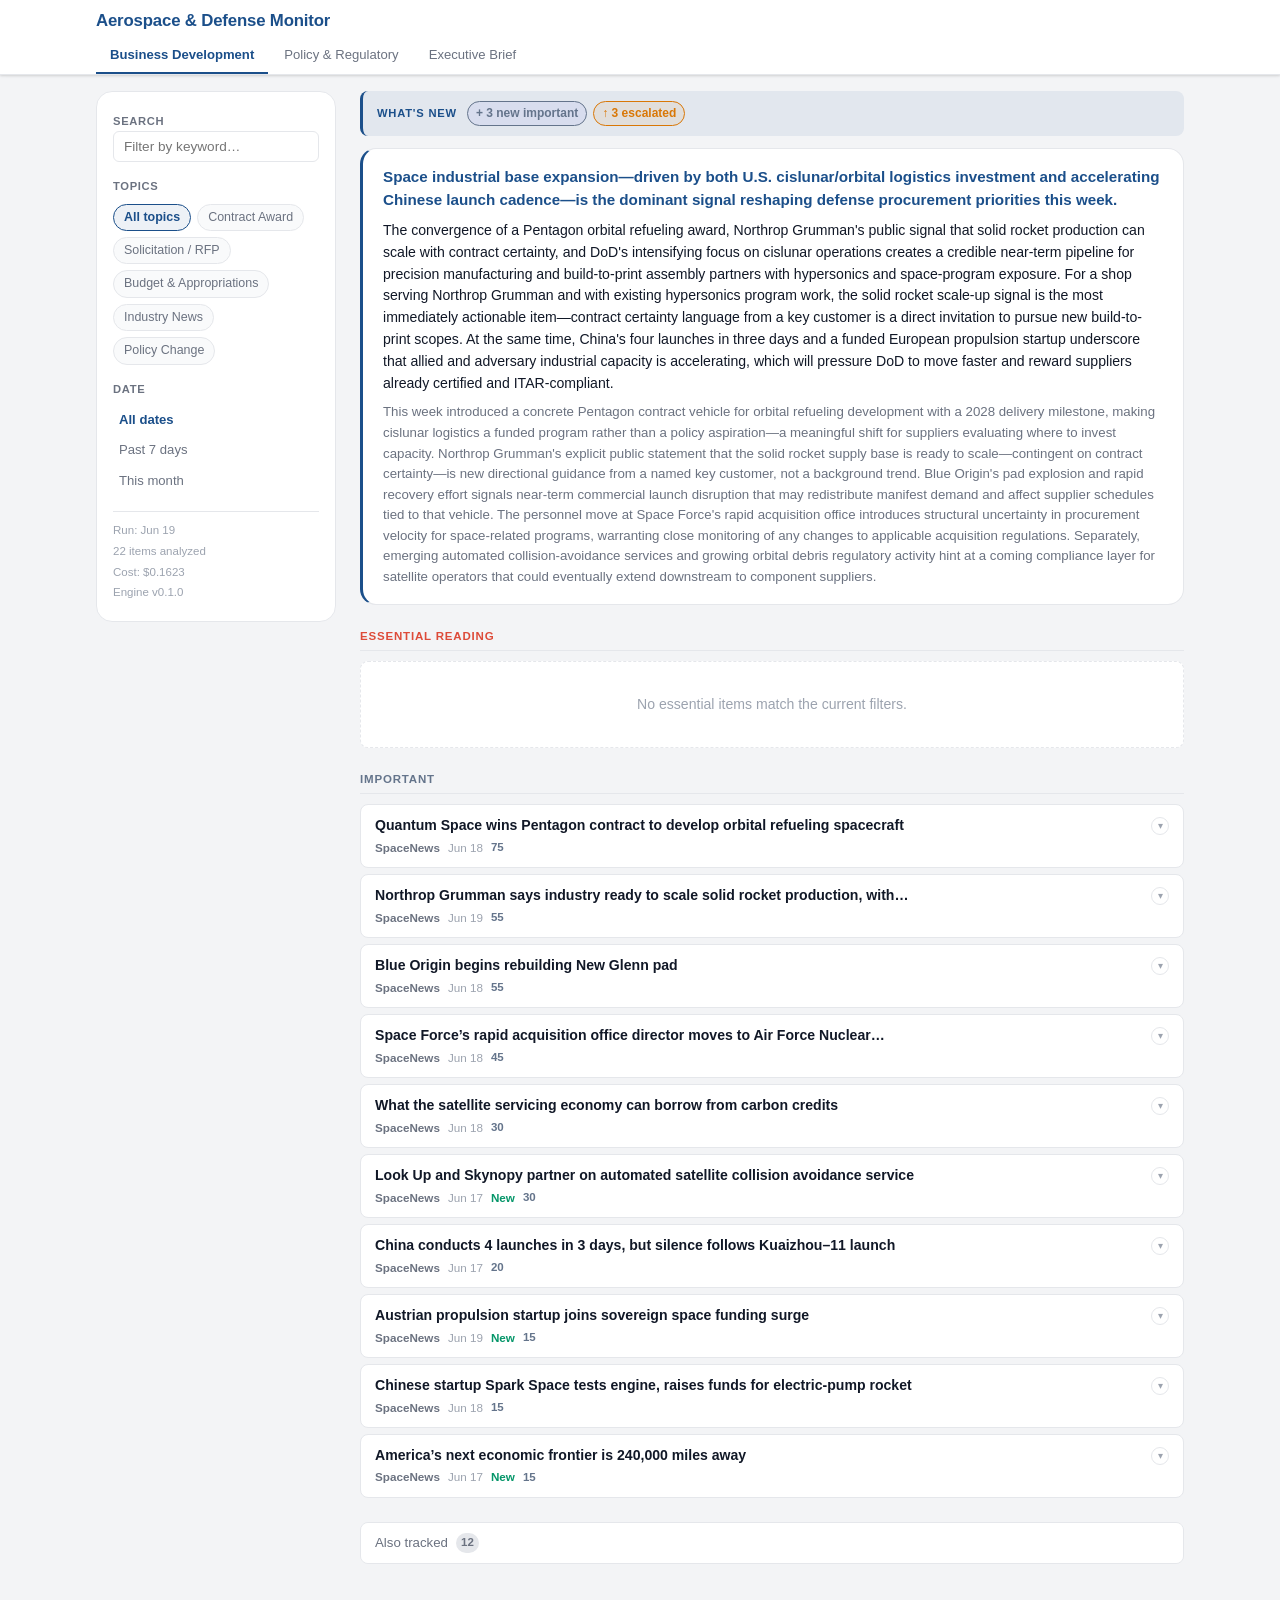
<file: clients/aerospace/artifacts/index.html>
<!doctype html>
<html lang="en">
<head>
  <meta charset="utf-8">
  <meta name="viewport" content="width=device-width, initial-scale=1">
  <meta name="theme-color" content="#0052cc" id="meta-theme-color">
  <title>Intelligence Brief</title>
  <style>/* ═══════════════════════════════════════════════════════════════════
   Custom properties — accent overridden at runtime from data JSON
   ═══════════════════════════════════════════════════════════════════ */
:root {
  --accent: #0052cc;
  --accent-dark: #003d99;
  --accent-bg: rgba(0,82,204,.08);

  --text: #111827;
  --text-sec: #6b7280;
  --text-muted: #9ca3af;

  --bg: #f3f4f6;
  --surface: #ffffff;
  --surface-alt: #f9fafb;
  --border: #e5e7eb;

  /* Urgency tier colors — semantic, intentionally decoupled from the brand
     accent: Essential = warm, Important = neutral, Also tracked = muted. */
  --t1-accent: #DD4B39;          /* Essential — warm coral (≠ deadline red) */
  --t2-accent: #64748B;          /* Important — neutral slate */
  --t3-color: var(--text-sec);   /* Also tracked — muted */

  --sig-new: #059669;
  --sig-deadline: #dc2626;
  --sig-escalate: #d97706;
  --sig-unverified: #9333ea;

  --r-s: 4px;
  --r-m: 8px;
  --r-l: 12px;
  --r-xl: 16px;

  --shadow: 0 1px 3px rgba(0,0,0,.1), 0 1px 2px rgba(0,0,0,.06);
  --shadow-lg: 0 4px 12px rgba(0,0,0,.1);

  --dur: 160ms;
  --ease: ease;
}

/* ═══════════════════════════════════════════════════════════════════
   Reset & base
   ═══════════════════════════════════════════════════════════════════ */
*, *::before, *::after { box-sizing: border-box; margin: 0; padding: 0; }

body {
  font-family: -apple-system, BlinkMacSystemFont, "Segoe UI", Roboto,
               "Helvetica Neue", Arial, sans-serif;
  font-size: 15px;
  line-height: 1.55;
  color: var(--text);
  background: var(--bg);
  -webkit-font-smoothing: antialiased;
}

a { color: var(--accent); text-decoration: none; }
a:hover { text-decoration: underline; }

h1, h2, h3 { font-weight: 600; line-height: 1.3; }
p { margin-bottom: .6em; }
p:last-child { margin-bottom: 0; }
ul { list-style: none; }

button {
  cursor: pointer;
  border: none;
  background: none;
  font: inherit;
  color: inherit;
}

/* ═══════════════════════════════════════════════════════════════════
   Layout helpers
   ═══════════════════════════════════════════════════════════════════ */
.container {
  width: 100%;
  max-width: 1120px;
  margin: 0 auto;
  padding-left: 16px;
  padding-right: 16px;
}

/* ═══════════════════════════════════════════════════════════════════
   Loading screen
   ═══════════════════════════════════════════════════════════════════ */
#loading-screen {
  position: fixed;
  inset: 0;
  display: flex;
  align-items: center;
  justify-content: center;
  background: var(--bg);
  z-index: 999;
}

#loading-screen.hidden { display: none; }

.loading-inner {
  display: flex;
  flex-direction: column;
  align-items: center;
  gap: 16px;
  color: var(--text-sec);
  font-size: .9rem;
}

.loading-spinner {
  width: 32px;
  height: 32px;
  border: 3px solid var(--border);
  border-top-color: var(--accent);
  border-radius: 50%;
  animation: spin .7s linear infinite;
}

@keyframes spin { to { transform: rotate(360deg); } }

/* ═══════════════════════════════════════════════════════════════════
   Header — sticky, mobile-first
   ═══════════════════════════════════════════════════════════════════ */
.site-header {
  position: sticky;
  top: 0;
  z-index: 100;
  background: var(--surface);
  border-bottom: 1px solid var(--border);
  box-shadow: var(--shadow);
}

.header-inner {
  padding-top: 10px;
  padding-bottom: 0;
}

.header-top {
  display: flex;
  align-items: center;
  justify-content: space-between;
  margin-bottom: 6px;
}

.site-title {
  font-size: .95rem;
  font-weight: 700;
  color: var(--accent);
  letter-spacing: -.01em;
  white-space: nowrap;
  overflow: hidden;
  text-overflow: ellipsis;
}

/* Filters toggle button (hidden on desktop) */
.filter-toggle {
  display: inline-flex;
  align-items: center;
  gap: 5px;
  padding: 5px 12px;
  border: 1px solid var(--border);
  border-radius: var(--r-l);
  font-size: .8rem;
  font-weight: 500;
  color: var(--text-sec);
  background: var(--surface);
  flex-shrink: 0;
  transition: border-color var(--dur), color var(--dur);
}
.filter-toggle[aria-expanded="true"] {
  border-color: var(--accent);
  color: var(--accent);
}

/* Edition tabs */
.edition-nav {
  display: flex;
  gap: 2px;
  overflow-x: auto;
  -webkit-overflow-scrolling: touch;
  scrollbar-width: none;
  padding-bottom: 0;
}
.edition-nav::-webkit-scrollbar { display: none; }

.edition-btn {
  flex-shrink: 0;
  padding: 7px 14px;
  font-size: .82rem;
  font-weight: 500;
  color: var(--text-sec);
  border-bottom: 2px solid transparent;
  border-radius: var(--r-s) var(--r-s) 0 0;
  transition: color var(--dur), border-color var(--dur);
  white-space: nowrap;
}
.edition-btn:hover { color: var(--text); }
.edition-btn.active {
  color: var(--accent);
  border-bottom-color: var(--accent);
  font-weight: 600;
}

/* ═══════════════════════════════════════════════════════════════════
   Page layout — single column on mobile, sidebar on desktop
   ═══════════════════════════════════════════════════════════════════ */
.layout {
  display: block;
  padding-top: 16px;
  padding-bottom: 48px;
}

/* ═══════════════════════════════════════════════════════════════════
   Filter panel — collapses to a drawer on mobile
   ═══════════════════════════════════════════════════════════════════ */
.filter-panel {
  display: none;
  background: var(--surface);
  border: 1px solid var(--border);
  border-radius: var(--r-xl);
  padding: 16px;
  margin-bottom: 16px;
}
.filter-panel.open { display: block; }

.filter-section { margin-bottom: 16px; }
.filter-section:last-child { margin-bottom: 0; }

.filter-label {
  font-size: .7rem;
  font-weight: 700;
  text-transform: uppercase;
  letter-spacing: .06em;
  color: var(--text-sec);
  margin-bottom: 8px !important;
}

/* Non-clickable reference (item has no resolvable URL) */
.nonlink { color: var(--text-muted); cursor: default; text-decoration: none; }

/* Search input */
.search-input {
  width: 100%;
  box-sizing: border-box;
  padding: 7px 10px;
  font-size: .85rem;
  color: var(--text);
  background: var(--surface);
  border: 1px solid var(--border);
  border-radius: var(--radius-sm, 6px);
}
.search-input:focus {
  outline: none;
  border-color: var(--accent);
}

/* Category pills */
.category-pills {
  display: flex;
  flex-wrap: wrap;
  gap: 6px;
}

.cat-pill {
  padding: 3px 10px;
  border: 1px solid var(--border);
  border-radius: 20px;
  font-size: .78rem;
  font-weight: 500;
  color: var(--text-sec);
  background: var(--surface-alt);
  cursor: pointer;
  transition: border-color var(--dur), color var(--dur), background var(--dur);
  white-space: nowrap;
}
.cat-pill:hover { border-color: var(--accent); color: var(--accent); }
.cat-pill.active {
  background: var(--accent-bg);
  border-color: var(--accent);
  color: var(--accent);
  font-weight: 600;
}

/* Date filters */
.date-filters { display: flex; flex-direction: column; gap: 2px; }

.date-btn {
  padding: 4px 6px;
  border-radius: var(--r-s);
  font-size: .82rem;
  color: var(--text-sec);
  text-align: left;
  cursor: pointer;
  transition: background var(--dur), color var(--dur);
}
.date-btn:hover { background: var(--surface-alt); color: var(--text); }
.date-btn.active { color: var(--accent); font-weight: 600; }

/* Run metadata */
.run-meta {
  font-size: .72rem;
  color: var(--text-muted);
  border-top: 1px solid var(--border);
  padding-top: 10px;
  margin-top: 4px;
}
.run-meta p { margin-bottom: 3px !important; }

/* ═══════════════════════════════════════════════════════════════════
   What's-new zone
   ═══════════════════════════════════════════════════════════════════ */
#whats-new { margin-bottom: 24px; }

.wn-bar {
  display: flex;
  flex-wrap: wrap;
  gap: 6px;
  align-items: center;
  padding: 10px 14px;
  background: var(--accent-bg);
  border-left: 3px solid var(--accent);
  border-radius: var(--r-m);
  margin-bottom: 12px;
}

.wn-label {
  font-size: .7rem;
  font-weight: 800;
  text-transform: uppercase;
  letter-spacing: .07em;
  color: var(--accent);
  margin-right: 4px;
}

.sig-chip {
  display: inline-flex;
  align-items: center;
  gap: 3px;
  padding: 2px 8px;
  border-radius: 20px;
  font-size: .75rem;
  font-weight: 600;
  white-space: nowrap;
}
.sig-chip.t1  { background: var(--accent-bg); color: var(--accent); border: 1px solid var(--accent); }
.sig-chip.t2  { background: rgba(99,102,241,.08); color: var(--t2-accent); border: 1px solid var(--t2-accent); }
.sig-chip.esc { background: rgba(217,119,6,.08); color: var(--sig-escalate); border: 1px solid var(--sig-escalate); }
.sig-chip.dl  { background: rgba(220,38,38,.08); color: var(--sig-deadline); border: 1px solid var(--sig-deadline); }

/* Editorial block */
.editorial {
  background: var(--surface);
  border: 1px solid var(--border);
  border-left: 3px solid var(--accent);
  border-radius: var(--r-xl);
  padding: 16px 20px;
}
.editorial-theme {
  font-size: .95rem;
  font-weight: 700;
  color: var(--accent);
  margin-bottom: 8px !important;
}
.editorial-note {
  font-size: .88rem;
  margin-bottom: 8px !important;
}
.editorial-digest {
  font-size: .83rem;
  color: var(--text-sec);
  margin-bottom: 0 !important;
}

/* ═══════════════════════════════════════════════════════════════════
   Tier section headings
   ═══════════════════════════════════════════════════════════════════ */
.tier-section { margin-bottom: 24px; }

.tier-heading {
  font-size: .72rem;
  font-weight: 700;
  text-transform: uppercase;
  letter-spacing: .07em;
  color: var(--text-sec);
  margin-bottom: 10px;
  padding-bottom: 6px;
  border-bottom: 1px solid var(--border);
}
.tier1-heading { color: var(--t1-accent); }
.tier2-heading { color: var(--t2-accent); }

/* ═══════════════════════════════════════════════════════════════════
   Tier 1 — full cards in a responsive grid
   ═══════════════════════════════════════════════════════════════════ */
.card-grid {
  display: grid;
  gap: 14px;
  grid-template-columns: 1fr;
}

.full-card {
  background: var(--surface);
  border: 1px solid var(--border);
  border-top: 3px solid var(--accent);
  border-radius: var(--r-xl);
  padding: 18px 20px;
  box-shadow: var(--shadow);
  display: flex;
  flex-direction: column;
  gap: 10px;
  position: relative;
}

.new-badge {
  position: absolute;
  top: 10px;
  right: 12px;
  font-size: .62rem;
  font-weight: 800;
  letter-spacing: .07em;
  color: var(--sig-new);
  background: rgba(5,150,105,.1);
  border: 1px solid var(--sig-new);
  padding: 1px 6px;
  border-radius: var(--r-s);
}

.card-title {
  font-size: .97rem;
  font-weight: 600;
  line-height: 1.35;
  color: var(--text);
  padding-right: 52px; /* room for NEW badge */
}
.card-title a { color: inherit; }
.card-title a:hover { color: var(--accent); text-decoration: none; }

.card-meta {
  display: flex;
  flex-wrap: wrap;
  align-items: center;
  gap: 8px;
  font-size: .76rem;
  color: var(--text-muted);
}
.source-tag {
  font-weight: 600;
  color: var(--text-sec);
}
.score-dot {
  font-size: .72rem;
  font-weight: 700;
}

.analysis-block { font-size: .86rem; }

.analysis-label {
  font-size: .68rem;
  font-weight: 700;
  text-transform: uppercase;
  letter-spacing: .05em;
  color: var(--text-sec);
  display: block;
  margin-bottom: 3px;
}

.so-what, .now-what { margin-bottom: 10px; }
.now-what { margin-bottom: 0; }

/* "Also covered by" — secondary sources collapsed under a grouping primary */
.also-covered {
  margin-top: 10px;
  font-size: .8rem;
  color: var(--text-sec);
}
.also-covered .also-link { color: var(--text-sec); text-decoration: underline; }
.also-covered .also-link:hover { color: var(--text); }
.also-covered .nonlink { color: var(--text-sec); }

/* Stat chips strip */
.stat-chips {
  display: flex;
  flex-wrap: wrap;
  gap: 6px;
}
.stat-chip {
  display: inline-flex;
  align-items: center;
  gap: 4px;
  padding: 2px 8px;
  border: 1px solid var(--border);
  border-radius: var(--r-s);
  font-size: .75rem;
  font-weight: 500;
  color: var(--text-sec);
  background: var(--surface-alt);
}
.stat-chip.money      { border-color:#10b981; color:#059669; background:rgba(16,185,129,.06); }
.stat-chip.population { border-color:#6366f1; color:#4f46e5; background:rgba(99,102,241,.06); }
.stat-chip.deadline   { border-color:var(--sig-deadline); color:var(--sig-deadline); background:rgba(220,38,38,.06); }
.stat-chip.deadline.imminent { font-weight:700; }

/* Category tags */
.cat-tags { display: flex; flex-wrap: wrap; gap: 4px; }
.cat-tag {
  padding: 1px 8px;
  background: var(--accent-bg);
  color: var(--accent);
  border-radius: var(--r-s);
  font-size: .7rem;
  font-weight: 600;
  cursor: pointer;
}
.cat-tag:hover { opacity: .75; }

/* Confidence / unverified warning */
.conf-note {
  font-size: .76rem;
  color: var(--sig-unverified);
  background: rgba(147,51,234,.06);
  border: 1px solid rgba(147,51,234,.2);
  border-radius: var(--r-s);
  padding: 6px 10px;
}

/* ═══════════════════════════════════════════════════════════════════
   Tier 2 — compact expandable rows using <details>
   ═══════════════════════════════════════════════════════════════════ */
.card-list { display: flex; flex-direction: column; gap: 6px; }

.compact-row {
  background: var(--surface);
  border: 1px solid var(--border);
  border-radius: var(--r-m);
  overflow: hidden;
}

.compact-summary {
  display: grid;
  grid-template-columns: 1fr auto;
  align-items: start;
  gap: 10px;
  padding: 10px 14px;
  cursor: pointer;
  user-select: none;
  list-style: none;
  transition: background var(--dur);
}
.compact-summary::-webkit-details-marker { display: none; }
.compact-summary::marker { display: none; }
.compact-summary:hover { background: var(--surface-alt); }
.compact-row[open] .compact-summary { background: var(--surface-alt); }

.compact-left { min-width: 0; }

.compact-title {
  font-size: .88rem;
  font-weight: 600;
  color: var(--text);
  white-space: nowrap;
  overflow: hidden;
  text-overflow: ellipsis;
  margin-bottom: 2px;
}
.compact-meta {
  font-size: .73rem;
  color: var(--text-muted);
  display: flex;
  flex-wrap: wrap;
  gap: 8px;
  align-items: center;
}

.chevron {
  width: 18px;
  height: 18px;
  border: 1.5px solid var(--border);
  border-radius: 50%;
  display: flex;
  align-items: center;
  justify-content: center;
  font-size: .65rem;
  color: var(--text-muted);
  flex-shrink: 0;
  margin-top: 2px;
  transition: transform var(--dur);
}
.compact-row[open] .chevron { transform: rotate(180deg); }

.compact-detail {
  padding: 12px 14px 14px;
  border-top: 1px solid var(--border);
  background: var(--surface-alt);
  display: flex;
  flex-direction: column;
  gap: 10px;
}
.compact-detail .analysis-block { font-size: .84rem; }

.source-link {
  font-size: .78rem;
  color: var(--accent);
  align-self: flex-start;
}

/* ═══════════════════════════════════════════════════════════════════
   Tier 3 — collapsed drawer
   ═══════════════════════════════════════════════════════════════════ */
.tier3-drawer {
  border: 1px solid var(--border);
  border-radius: var(--r-m);
  overflow: hidden;
  margin-bottom: 24px;
}

.tier3-summary {
  display: flex;
  align-items: center;
  gap: 8px;
  padding: 10px 14px;
  cursor: pointer;
  user-select: none;
  font-size: .83rem;
  font-weight: 500;
  color: var(--text-sec);
  background: var(--surface);
  list-style: none;
  transition: background var(--dur);
}
.tier3-summary::-webkit-details-marker { display: none; }
.tier3-summary::marker { display: none; }
.tier3-summary:hover { background: var(--surface-alt); }

.tier3-count {
  min-width: 20px;
  height: 20px;
  padding: 0 5px;
  background: var(--border);
  border-radius: 10px;
  font-size: .72rem;
  font-weight: 700;
  color: var(--text-sec);
  display: inline-flex;
  align-items: center;
  justify-content: center;
}

.tier3-list {
  padding: 8px 14px 12px;
  background: var(--surface);
  border-top: 1px solid var(--border);
  display: flex;
  flex-direction: column;
  gap: 4px;
}

.tier3-item {
  display: flex;
  align-items: baseline;
  gap: 8px;
}
.tier3-dot {
  width: 4px;
  height: 4px;
  border-radius: 50%;
  background: var(--border);
  flex-shrink: 0;
  margin-top: 8px;
}
.tier3-item a {
  font-size: .83rem;
  color: var(--text-sec);
  overflow: hidden;
  text-overflow: ellipsis;
  white-space: nowrap;
  min-width: 0;
}
.tier3-item a:hover { color: var(--accent); }
.tier3-item { flex-wrap: wrap; }       /* let the deep-analysis block drop to its own line */

/* ═══════════════════════════════════════════════════════════════════
   In-depth analysis (per item, all tiers)
   ═══════════════════════════════════════════════════════════════════ */
.deep-wrap { width: 100%; margin-top: 8px; }

.deep-btn {
  font-size: .78rem;
  font-weight: 600;
  color: var(--accent);
  background: var(--accent-bg);
  border: 1px solid var(--border);
  border-radius: var(--radius-sm, 6px);
  padding: 4px 10px;
  cursor: pointer;
}
.deep-btn:hover { border-color: var(--accent); }
.deep-btn[aria-expanded="true"] { background: var(--accent); color: #fff; }

.deep-panel {
  margin-top: 8px;
  padding: 10px 12px;
  background: var(--surface-alt, var(--surface));
  border: 1px solid var(--border);
  border-radius: var(--radius-sm, 6px);
}
.deep-section + .deep-section { margin-top: 10px; }
.deep-section-label {
  font-size: .72rem;
  text-transform: uppercase;
  letter-spacing: .04em;
  color: var(--text-muted);
  margin: 0 0 3px;
}
.deep-text { font-size: .85rem; color: var(--text-sec); margin: 0; }
.deep-list { font-size: .85rem; color: var(--text-sec); margin: 0; padding-left: 18px; }
.deep-list li { margin: 2px 0; }
.deep-empty { font-size: .82rem; color: var(--text-muted); margin: 0; }

/* ═══════════════════════════════════════════════════════════════════
   Empty state
   ═══════════════════════════════════════════════════════════════════ */
.empty-state {
  text-align: center;
  padding: 32px 16px;
  color: var(--text-muted);
  font-size: .88rem;
  background: var(--surface);
  border: 1px dashed var(--border);
  border-radius: var(--r-m);
}

/* ═══════════════════════════════════════════════════════════════════
   Desktop layout — sidebar appears at 900 px
   ═══════════════════════════════════════════════════════════════════ */
@media (min-width: 900px) {
  .filter-toggle { display: none; }

  .layout {
    display: grid;
    grid-template-columns: 220px 1fr;
    gap: 24px;
    align-items: start;
  }

  .filter-panel {
    display: block !important;
    position: sticky;
    top: 90px;
    max-height: calc(100vh - 110px);
    overflow-y: auto;
    scrollbar-width: thin;
    margin-bottom: 0;
  }

  .card-grid { grid-template-columns: repeat(2, 1fr); }

  .site-title { font-size: 1.05rem; }
}

@media (min-width: 1120px) {
  .layout { grid-template-columns: 240px 1fr; }
}

/* ═══════════════════════════════════════════════════════════════════
   Touch devices: 44px minimum tap targets (WCAG 2.5.5 / Apple HIG).
   Scoped to coarse pointers so desktop (mouse) stays compact.
   ═══════════════════════════════════════════════════════════════════ */
@media (pointer: coarse) {
  .filter-toggle,
  .edition-btn,
  .cat-pill,
  .deep-btn,
  .cat-tag,
  .source-link,
  .tier3-item a {
    min-height: 44px;
    display: inline-flex;
    align-items: center;
  }
  .date-btn { min-height: 44px; display: flex; align-items: center; }
  .search-input { min-height: 44px; }
}
</style>
</head>
<body>
  <div id="loading-screen" aria-live="polite" aria-label="Loading">
    <div class="loading-inner">
      <div class="loading-spinner"></div>
      <p>Loading briefing…</p>
    </div>
  </div>

  <header class="site-header" id="site-header" hidden>
    <div class="header-inner container">
      <div class="header-top">
        <h1 class="site-title" id="site-title"></h1>
        <button class="filter-toggle" id="filter-toggle"
                aria-expanded="false" aria-controls="filter-panel">
          <svg width="16" height="16" viewBox="0 0 16 16" fill="currentColor" aria-hidden="true">
            <path d="M1 3h14v1.5L9 10v5l-2-1V10L1 4.5V3z"/>
          </svg>
          Filters
        </button>
      </div>
      <nav class="edition-nav" id="edition-nav" aria-label="Editions"></nav>
    </div>
  </header>

  <div class="layout container" id="main-layout" hidden>
    <aside class="filter-panel" id="filter-panel" aria-label="Filters">
      <div class="filter-section">
        <label class="filter-label" for="search-input">Search</label>
        <input type="search" id="search-input" class="search-input"
               placeholder="Filter by keyword…" autocomplete="off"
               aria-label="Filter items by keyword">
      </div>
      <div class="filter-section" id="category-section">
        <p class="filter-label">Topics</p>
        <div class="category-pills" id="category-pills"></div>
      </div>
      <div class="filter-section">
        <p class="filter-label">Date</p>
        <div class="date-filters" id="date-filters"></div>
      </div>
      <div class="run-meta" id="run-meta"></div>
    </aside>

    <main class="content" id="content" role="main">
      <section aria-label="What's new" id="whats-new"></section>

      <section class="tier-section" id="tier1-section">
        <h2 class="tier-heading tier1-heading">Essential Reading</h2>
        <div class="card-grid" id="tier1-cards"></div>
        <p class="empty-state" id="tier1-empty" hidden>
          No essential items match the current filters.
        </p>
      </section>

      <section class="tier-section" id="tier2-section">
        <h2 class="tier-heading tier2-heading">Important</h2>
        <div class="card-list" id="tier2-cards"></div>
        <p class="empty-state" id="tier2-empty" hidden>
          No important items match the current filters.
        </p>
      </section>

      <details class="tier3-drawer" id="tier3-drawer">
        <summary class="tier3-summary">
          Also tracked
          <span class="tier3-count" id="tier3-count">0</span>
        </summary>
        <ul class="tier3-list" id="tier3-list" aria-label="Routine items"></ul>
      </details>
    </main>
  </div>

  <script>window.__DATA_URL = 'run_output.json';</script>
  <script>'use strict';

/* ═══════════════════════════════════════════════════════════════════
   State
   ═══════════════════════════════════════════════════════════════════ */
const state = {
  data: null,
  activeEdition: null,   // edition id string
  activeCategory: null,  // category string, null = all
  dateFilter: 'all',     // 'all' | 'week' | 'month'
  searchQuery: '',       // lowercased keyword filter, '' = no filter
  newIds: new Set(),     // item_ids that are new this run
};

/* ═══════════════════════════════════════════════════════════════════
   Boot
   ═══════════════════════════════════════════════════════════════════ */
document.addEventListener('DOMContentLoaded', () => {
  // Offline fallback: register the service worker (best-effort; ignored where
  // unsupported, e.g. the headless test harness has no navigator).
  if (typeof navigator !== 'undefined' && navigator.serviceWorker) {
    navigator.serviceWorker.register('sw.js').catch(() => {});
  }
  const url = window.__DATA_URL || 'run_output.json';
  fetch(url)
    .then(r => {
      if (!r.ok) throw new Error('HTTP ' + r.status + ' loading ' + url);
      return r.json();
    })
    .then(data => {
      state.data = data;
      boot();
    })
    .catch(err => {
      const scr = document.getElementById('loading-screen');
      scr.innerHTML =
        '<div class="loading-inner" style="color:var(--sig-deadline)">' +
        '<p>Could not load briefing data.</p>' +
        '<p style="font-size:.8rem;color:var(--text-muted)">' + esc(err.message) + '</p>' +
        '</div>';
    });
});

function boot() {
  const { data } = state;
  const wn = data.whats_new || {};
  state.newIds = new Set([...(wn.new_tier_1 || []), ...(wn.new_tier_2 || [])]);

  const cfg = data.site_config;
  if (cfg && cfg.editions && cfg.editions.length > 0) {
    state.activeEdition = cfg.editions[0].id;
  }

  applyBranding(cfg);
  buildEditionNav(cfg);
  buildFilterPanel(cfg);
  wireFilterToggle();
  renderRunMeta();
  render();

  document.getElementById('loading-screen').classList.add('hidden');
  document.getElementById('site-header').hidden = false;
  document.getElementById('main-layout').hidden = false;
}

/* ═══════════════════════════════════════════════════════════════════
   Branding — accent color and title from data
   ═══════════════════════════════════════════════════════════════════ */
function applyBranding(cfg) {
  if (!cfg) return;
  document.title = cfg.name + ' — Briefing';
  document.getElementById('site-title').textContent = cfg.name;
  if (cfg.accent_color) {
    const root = document.documentElement;
    root.style.setProperty('--accent', cfg.accent_color);
    root.style.setProperty('--accent-dark', shiftLightness(cfg.accent_color, -0.12));
    root.style.setProperty('--accent-bg', hexAlpha(cfg.accent_color, 0.08));
    const meta = document.getElementById('meta-theme-color');
    if (meta) meta.setAttribute('content', cfg.accent_color);
  }
}

function shiftLightness(hex, delta) {
  const r = clamp(parseInt(hex.slice(1, 3), 16) + Math.round(delta * 255));
  const g = clamp(parseInt(hex.slice(3, 5), 16) + Math.round(delta * 255));
  const b = clamp(parseInt(hex.slice(5, 7), 16) + Math.round(delta * 255));
  return '#' + [r, g, b].map(v => v.toString(16).padStart(2, '0')).join('');
}
function hexAlpha(hex, a) {
  const r = parseInt(hex.slice(1, 3), 16);
  const g = parseInt(hex.slice(3, 5), 16);
  const b = parseInt(hex.slice(5, 7), 16);
  return 'rgba(' + r + ',' + g + ',' + b + ',' + a + ')';
}
function clamp(v) { return Math.max(0, Math.min(255, v)); }

/* ═══════════════════════════════════════════════════════════════════
   Edition nav
   ═══════════════════════════════════════════════════════════════════ */
function buildEditionNav(cfg) {
  const nav = document.getElementById('edition-nav');
  if (!cfg || cfg.editions.length < 2) { nav.hidden = true; return; }
  nav.innerHTML = '';
  cfg.editions.forEach(ed => {
    const btn = el('button', 'edition-btn' + (ed.id === state.activeEdition ? ' active' : ''));
    btn.textContent = ed.label;
    btn.dataset.id = ed.id;
    btn.addEventListener('click', () => {
      state.activeEdition = ed.id;
      state.activeCategory = null;
      nav.querySelectorAll('.edition-btn').forEach(b =>
        b.classList.toggle('active', b.dataset.id === ed.id));
      refreshCategoryPills(cfg);
      render();
    });
    nav.appendChild(btn);
  });
}

/* ═══════════════════════════════════════════════════════════════════
   Filter panel
   ═══════════════════════════════════════════════════════════════════ */
function buildFilterPanel(cfg) {
  refreshCategoryPills(cfg);
  buildDateButtons();
  const input = document.getElementById('search-input');
  if (input) {
    input.addEventListener('input', () => {
      state.searchQuery = input.value.trim().toLowerCase();
      render();
    });
  }
}

function refreshCategoryPills(cfg) {
  const wrap = document.getElementById('category-pills');
  const sec = document.getElementById('category-section');
  wrap.innerHTML = '';
  if (!cfg) return;

  const edition = cfg.editions.find(e => e.id === state.activeEdition);
  if (!edition || !edition.categories.length) {
    sec.hidden = true;
    return;
  }
  sec.hidden = false;

  // "All" pill
  wrap.appendChild(makePill('All topics', null));
  edition.categories.forEach(cat => wrap.appendChild(makePill(cat, cat)));
}

function makePill(label, value) {
  const btn = el('button', 'cat-pill' + (state.activeCategory === value ? ' active' : ''));
  btn.textContent = label;
  btn.addEventListener('click', () => {
    state.activeCategory = (state.activeCategory === value) ? null : value;
    syncPillStates(value);
    render();
  });
  return btn;
}

function syncPillStates(clicked) {
  document.querySelectorAll('.cat-pill').forEach(p => {
    const isAll = p.textContent === 'All topics';
    p.classList.toggle('active', isAll ? state.activeCategory === null : p.textContent === state.activeCategory);
  });
}

function buildDateButtons() {
  const wrap = document.getElementById('date-filters');
  [['All dates', 'all'], ['Past 7 days', 'week'], ['This month', 'month']].forEach(([label, val]) => {
    const btn = el('button', 'date-btn' + (state.dateFilter === val ? ' active' : ''));
    btn.textContent = label;
    btn.addEventListener('click', () => {
      state.dateFilter = val;
      document.querySelectorAll('.date-btn').forEach(b =>
        b.classList.toggle('active', b.textContent === label));
      render();
    });
    wrap.appendChild(btn);
  });
}

function wireFilterToggle() {
  const btn = document.getElementById('filter-toggle');
  const panel = document.getElementById('filter-panel');
  btn.addEventListener('click', () => {
    const open = panel.classList.toggle('open');
    btn.setAttribute('aria-expanded', String(open));
  });
}

/* ═══════════════════════════════════════════════════════════════════
   Filtering
   ═══════════════════════════════════════════════════════════════════ */
function filteredItems() {
  const now = Date.now();
  const weekMs = 7 * 86400e3;
  return (state.data.items || []).filter(item => {
    // Edition: must have non-zero relevance in the active edition
    if (state.activeEdition) {
      const ea = item.per_edition && item.per_edition[state.activeEdition];
      if (!ea || ea.relevance_score === 0) return false;
    }
    // Category
    if (state.activeCategory) {
      const ea = item.per_edition && item.per_edition[state.activeEdition];
      if (!ea || !ea.categories.includes(state.activeCategory)) return false;
    }
    // Date
    if (state.dateFilter !== 'all') {
      const ts = new Date(item.published_at || item.collected_at).getTime();
      if (state.dateFilter === 'week' && now - ts > weekMs) return false;
      if (state.dateFilter === 'month') {
        const d = new Date(ts);
        const today = new Date();
        if (d.getFullYear() !== today.getFullYear() || d.getMonth() !== today.getMonth()) return false;
      }
    }
    // Keyword: substring match over title, source, and the active edition's analysis
    if (state.searchQuery) {
      const ea = item.per_edition && item.per_edition[state.activeEdition];
      const hay = [
        item.title,
        item.source_id,
        ea && ea.so_what,
        ea && ea.now_what,
        ...((ea && ea.categories) || []),
      ].filter(Boolean).join(' ').toLowerCase();
      if (!hay.includes(state.searchQuery)) return false;
    }
    return true;
  });
}

/* ═══════════════════════════════════════════════════════════════════
   Main render
   ═══════════════════════════════════════════════════════════════════ */
function render() {
  const items = filteredItems();
  // Within each tier, most relevant first (by the active edition's score,
  // falling back to importance_score), tie-broken by most recent.
  const score = it => {
    const ea = it.per_edition && it.per_edition[state.activeEdition];
    return ea ? ea.relevance_score : (it.importance_score || 0);
  };
  const byScore = (a, b) =>
    score(b) - score(a) ||
    new Date(b.published_at || b.collected_at) - new Date(a.published_at || a.collected_at);
  const t1 = items.filter(i => i.tier === 1).sort(byScore);
  const t2 = items.filter(i => i.tier === 2).sort(byScore);
  const t3 = items.filter(i => i.tier === 3).sort(byScore);

  renderWhatsNew(items);
  renderTier1(t1);
  renderTier2(t2);
  renderTier3(t3);
}

/* ═══════════════════════════════════════════════════════════════════
   What's-new zone
   ═══════════════════════════════════════════════════════════════════ */
function renderWhatsNew(visible) {
  const sec = document.getElementById('whats-new');
  sec.innerHTML = '';
  const wn = state.data.whats_new || {};
  const editorial = state.data.editorial;
  const visSet = new Set(visible.map(i => i.item_id));

  const n1    = (wn.new_tier_1  || []).filter(id => visSet.has(id)).length;
  const n2    = (wn.new_tier_2  || []).filter(id => visSet.has(id)).length;
  const nEsc  = (wn.escalated   || []).filter(e  => visSet.has(e.item_id)).length;
  const dl    = (wn.deadline_imminent || []).filter(id => visSet.has(id)).length;

  const chips = [];
  if (n1)   chips.push('<span class="sig-chip t1">▲ ' + n1 + ' new essential</span>');
  if (n2)   chips.push('<span class="sig-chip t2">+ ' + n2 + ' new important</span>');
  if (nEsc) chips.push('<span class="sig-chip esc">↑ ' + nEsc + ' escalated</span>');
  if (dl)   chips.push('<span class="sig-chip dl">⏰ ' + dl + ' deadline soon</span>');

  if (chips.length) {
    const bar = el('div', 'wn-bar');
    bar.innerHTML = '<span class="wn-label">What\'s new</span>' + chips.join('');
    sec.appendChild(bar);
  }

  if (editorial) {
    const card = el('div', 'editorial');
    card.innerHTML =
      '<p class="editorial-theme">' + esc(editorial.theme_of_week) + '</p>' +
      '<p class="editorial-note">' + esc(editorial.editors_note) + '</p>' +
      '<p class="editorial-digest">' + esc(editorial.whats_new_digest) + '</p>';
    sec.appendChild(card);
  }
}

/* ═══════════════════════════════════════════════════════════════════
   Tier 1 — full cards
   ═══════════════════════════════════════════════════════════════════ */
function renderTier1(items) {
  const grid = document.getElementById('tier1-cards');
  const empty = document.getElementById('tier1-empty');
  grid.innerHTML = '';
  empty.hidden = items.length > 0;
  items.forEach(item => grid.appendChild(fullCard(item)));
}

function fullCard(item) {
  const ea = editionAnalysis(item);
  const isNew = state.newIds.has(item.item_id);
  const div = el('div', 'full-card');

  // NEW badge
  if (isNew) {
    const badge = el('span', 'new-badge');
    badge.textContent = 'NEW';
    div.appendChild(badge);
  }

  // Title
  const titleEl = el('div', 'card-title');
  const titleLink = safeLink(item.url, cleanTitle(item.title));
  titleLink.title = item.title;            // full title on hover
  titleEl.appendChild(titleLink);
  div.appendChild(titleEl);

  // Meta row
  const meta = el('div', 'card-meta');
  const src = el('span', 'source-tag');
  src.textContent = item.source_id;
  meta.appendChild(src);
  if (item.published_at) {
    const dt = el('span');
    dt.textContent = fmtDate(item.published_at);
    meta.appendChild(dt);
  }
  if (ea) {
    const sc = el('span', 'score-dot');
    sc.textContent = ea.relevance_score;
    sc.style.color = ea.relevance_score >= 80 ? 'var(--t1-accent)' : 'var(--t2-accent)';
    meta.appendChild(sc);
  }
  div.appendChild(meta);

  // Analysis
  if (ea) {
    const ab = el('div', 'analysis-block');
    ab.innerHTML =
      '<div class="so-what">' +
        '<span class="analysis-label">Why it matters</span>' +
        esc(ea.so_what) +
      '</div>' +
      '<div class="now-what">' +
        '<span class="analysis-label">What to do</span>' +
        esc(ea.now_what) +
      '</div>';
    div.appendChild(ab);
  }

  // Stat chips
  const chips = statChips(item);
  if (chips) div.appendChild(chips);

  // Category tags
  const fullTags = categoryTags(ea && ea.categories);
  if (fullTags) div.appendChild(fullTags);

  // Confidence note
  if (item.confidence_note) {
    const note = el('div', 'conf-note');
    note.textContent = '⚠ ' + item.confidence_note;
    div.appendChild(note);
  }

  const also = alsoCoveredBy(item);
  if (also) div.appendChild(also);

  div.appendChild(deepAnalysisBlock(item));
  return div;
}

/* ═══════════════════════════════════════════════════════════════════
   Tier 2 — compact expandable rows
   ═══════════════════════════════════════════════════════════════════ */
function renderTier2(items) {
  const list = document.getElementById('tier2-cards');
  const empty = document.getElementById('tier2-empty');
  list.innerHTML = '';
  empty.hidden = items.length > 0;
  items.forEach(item => list.appendChild(compactRow(item)));
}

function compactRow(item) {
  const ea = editionAnalysis(item);
  const isNew = state.newIds.has(item.item_id);
  const details = el('details', 'compact-row');

  // Summary (always visible)
  const summary = el('summary', 'compact-summary');
  const left = el('div', 'compact-left');

  const title = el('div', 'compact-title');
  title.textContent = cleanTitle(item.title);
  title.title = item.title;                 // full title on hover
  left.appendChild(title);

  const meta = el('div', 'compact-meta');
  const src = el('span', 'source-tag');
  src.textContent = item.source_id;
  meta.appendChild(src);
  if (item.published_at) {
    const dt = el('span');
    dt.textContent = fmtDate(item.published_at);
    meta.appendChild(dt);
  }
  if (isNew) {
    const nb = el('span');
    nb.textContent = 'New';
    nb.style.cssText = 'color:var(--sig-new);font-weight:700';
    meta.appendChild(nb);
  }
  if (ea) {
    const sc = el('span', 'score-dot');
    sc.textContent = ea.relevance_score;
    sc.style.color = 'var(--t2-accent)';
    meta.appendChild(sc);
  }
  left.appendChild(meta);
  summary.appendChild(left);

  const chev = el('span', 'chevron');
  chev.textContent = '▾';
  chev.setAttribute('aria-hidden', 'true');
  summary.appendChild(chev);
  details.appendChild(summary);

  // Detail (shown when open)
  if (ea) {
    const detail = el('div', 'compact-detail');

    const ab = el('div', 'analysis-block');
    ab.innerHTML =
      '<div class="so-what">' +
        '<span class="analysis-label">Why it matters</span>' +
        esc(ea.so_what) +
      '</div>' +
      '<div class="now-what">' +
        '<span class="analysis-label">What to do</span>' +
        esc(ea.now_what) +
      '</div>';
    detail.appendChild(ab);

    const chips = statChips(item);
    if (chips) detail.appendChild(chips);

    const compactTags = categoryTags(ea.categories);
    if (compactTags) detail.appendChild(compactTags);

    if (item.confidence_note) {
      const note = el('div', 'conf-note');
      note.textContent = '⚠ ' + item.confidence_note;
      detail.appendChild(note);
    }

    const also = alsoCoveredBy(item);
    if (also) detail.appendChild(also);

    detail.appendChild(safeLink(item.url, 'Read source ↗', 'source-link'));

    details.appendChild(detail);
  }

  details.appendChild(deepAnalysisBlock(item));
  return details;
}

/* ═══════════════════════════════════════════════════════════════════
   Tier 3 — collapsed drawer
   ═══════════════════════════════════════════════════════════════════ */
function renderTier3(items) {
  const list   = document.getElementById('tier3-list');
  const count  = document.getElementById('tier3-count');
  const drawer = document.getElementById('tier3-drawer');
  list.innerHTML = '';
  count.textContent = items.length;
  drawer.style.display = items.length === 0 ? 'none' : '';
  items.forEach(item => {
    const li = el('li', 'tier3-item');
    const dot = el('span', 'tier3-dot');
    const a = safeLink(item.url, cleanTitle(item.title));
    a.title = item.title;
    li.appendChild(dot);
    li.appendChild(a);
    li.appendChild(deepAnalysisBlock(item));
    list.appendChild(li);
  });
}

/* ═══════════════════════════════════════════════════════════════════
   In-depth analysis
   ═══════════════════════════════════════════════════════════════════ */

// ── Live-call seam ───────────────────────────────────────────────────
// Returns a Promise of the deep-analysis payload for one item. Today it
// resolves with data precomputed at pipeline time and embedded in the loaded
// artifact. To move deep analysis to an on-demand backend later, change ONLY
// this function body — e.g.
//     return fetch('/api/deep/' + encodeURIComponent(itemId)).then(r => r.json());
// Every caller already awaits the returned promise and renders from its result,
// so no other frontend code needs to change.
function getDeepAnalysis(itemId) {
  const item = (state.data.items || []).find(i => i.item_id === itemId);
  return Promise.resolve((item && item.deep_analysis) || null);
}

// Button + lazily-populated panel, shared by every tier's card renderer.
function deepAnalysisBlock(item) {
  const wrap = el('div', 'deep-wrap');

  const btn = el('button', 'deep-btn');
  btn.textContent = 'In-depth analysis';
  btn.setAttribute('aria-expanded', 'false');

  const panel = el('div', 'deep-panel');
  panel.hidden = true;

  btn.addEventListener('click', () => {
    const willOpen = panel.hidden;
    panel.hidden = !willOpen;
    btn.setAttribute('aria-expanded', String(willOpen));
    // Populate once, on first open. getDeepAnalysis is the swap point for a
    // future remote call; we always treat its result as a promise.
    if (willOpen && !panel.dataset.loaded) {
      panel.dataset.loaded = '1';
      getDeepAnalysis(item.item_id).then(da => renderDeepSections(panel, da));
    }
  });

  wrap.appendChild(btn);
  wrap.appendChild(panel);
  return wrap;
}

function renderDeepSections(panel, da) {
  panel.innerHTML = '';
  if (!da || !da.sections) {
    const empty = el('p', 'deep-empty');
    empty.textContent = 'No in-depth analysis available for this item.';
    panel.appendChild(empty);
    return;
  }

  // Section order and labels come from site_config (presentation layer);
  // fall back to the data's own keys if config metadata is absent.
  const cfg = state.data.site_config;
  const meta = (cfg && cfg.deep_analysis_sections) ||
    Object.keys(da.sections).map(id => ({ id, label: id }));

  meta.forEach(m => {
    const value = da.sections[m.id];
    if (value == null) return;
    const sec = el('div', 'deep-section');
    const h = el('h4', 'deep-section-label');
    h.textContent = m.label;
    sec.appendChild(h);
    if (Array.isArray(value)) {
      const ul = el('ul', 'deep-list');
      value.forEach(v => { const li = el('li'); li.textContent = v; ul.appendChild(li); });
      sec.appendChild(ul);
    } else {
      const p = el('p', 'deep-text');
      p.textContent = value;
      sec.appendChild(p);
    }
    panel.appendChild(sec);
  });
}

/* ═══════════════════════════════════════════════════════════════════
   Run meta
   ═══════════════════════════════════════════════════════════════════ */
function renderRunMeta() {
  const wrap = document.getElementById('run-meta');
  const m = state.data.meta;
  if (!m) return;
  const lines = [];
  if (m.run_at) lines.push('Run: ' + fmtDate(m.run_at));
  if (m.items_analyzed != null) lines.push(m.items_analyzed + ' items analyzed');
  if (m.estimated_cost_usd != null) lines.push('Cost: $' + m.estimated_cost_usd.toFixed(4));
  if (m.engine_version) lines.push('Engine v' + m.engine_version);
  wrap.innerHTML = lines.map(l => '<p>' + esc(l) + '</p>').join('');
}

/* ═══════════════════════════════════════════════════════════════════
   Stat chips
   ═══════════════════════════════════════════════════════════════════ */
function statChips(item) {
  const chips = [];

  if (item.dollar_amount) {
    const txt = item.dollar_amount.value != null
      ? fmtMoney(item.dollar_amount.value, item.dollar_amount.currency)
      : item.dollar_amount.raw_text;
    const c = el('span', 'stat-chip money');
    c.textContent = '💰 ' + txt;
    chips.push(c);
  }

  if (item.affected_population) {
    const txt = item.affected_population.value != null
      ? fmtPop(item.affected_population.value, item.affected_population.unit)
      : item.affected_population.raw_text;
    const c = el('span', 'stat-chip population');
    c.textContent = '👥 ' + txt;
    chips.push(c);
  }

  if (item.action_deadline) {
    const imminent = deadlineImminent(item.action_deadline);
    const c = el('span', 'stat-chip deadline' + (imminent ? ' imminent' : ''));
    c.textContent = '📅 ' + fmtDeadline(item.action_deadline);
    chips.push(c);
  }

  if (!chips.length) return null;
  const wrap = el('div', 'stat-chips');
  chips.forEach(c => wrap.appendChild(c));
  return wrap;
}

/* ═══════════════════════════════════════════════════════════════════
   Helpers
   ═══════════════════════════════════════════════════════════════════ */
function editionAnalysis(item) {
  if (!state.activeEdition || !item.per_edition) return null;
  return item.per_edition[state.activeEdition] || null;
}

function deadlineImminent(dateStr) {
  const ms = new Date(dateStr + 'T00:00:00').getTime() - Date.now();
  return ms >= 0 && ms <= 7 * 86400e3;
}

function fmtDate(iso) {
  if (!iso) return '';
  const d = new Date(iso);
  const diffDays = Math.floor((Date.now() - d.getTime()) / 86400e3);
  if (diffDays === 0) return 'Today';
  if (diffDays === 1) return 'Yesterday';
  if (diffDays < 7)  return diffDays + 'd ago';
  return d.toLocaleDateString('en-US', {
    month: 'short', day: 'numeric',
    year: diffDays > 365 ? 'numeric' : undefined,
  });
}

function fmtDeadline(dateStr) {
  const d = new Date(dateStr + 'T00:00:00');
  const diff = Math.ceil((d.getTime() - Date.now()) / 86400e3);
  if (diff < 0)  return 'Due ' + d.toLocaleDateString('en-US', { month: 'short', day: 'numeric' }) + ' (passed)';
  if (diff === 0) return 'Due today';
  if (diff === 1) return 'Due tomorrow';
  if (diff <= 7)  return 'Due in ' + diff + ' days';
  return 'Due ' + d.toLocaleDateString('en-US', { month: 'short', day: 'numeric', year: 'numeric' });
}

function fmtMoney(v, currency) {
  const sym = currency === 'EUR' ? '€' : currency === 'GBP' ? '£' : '$';
  if (v >= 1e12) return sym + (v / 1e12).toFixed(1) + 'T';
  if (v >= 1e9)  return sym + (v / 1e9).toFixed(1) + 'B';
  if (v >= 1e6)  return sym + (v / 1e6).toFixed(1) + 'M';
  if (v >= 1e3)  return sym + (v / 1e3).toFixed(0) + 'K';
  return sym + v.toFixed(0);
}

function fmtPop(v, unit) {
  const s = v >= 1e6 ? (v / 1e6).toFixed(1) + 'M'
          : v >= 1e3 ? (v / 1e3).toFixed(0) + 'K'
          : String(v);
  return unit ? s + ' ' + unit : s;
}

// DOM element factory
function el(tag, className) {
  const e = document.createElement(tag);
  if (className) e.className = className;
  return e;
}

// Render an <a> for an http(s) URL, or a non-clickable <span> for a bare
// reference (e.g. an openFDA recall id that has no public page) — so item
// cards never emit dead links.
function safeLink(url, text, className) {
  const isUrl = /^https?:\/\//i.test(url || '');
  const cls = isUrl ? className : (className ? className + ' nonlink' : 'nonlink');
  const node = el(isUrl ? 'a' : 'span', cls);
  node.textContent = text;
  if (isUrl) {
    node.href = url;
    node.target = '_blank';
    node.rel = 'noopener';
  }
  return node;
}

// "Also covered by: src, src" — the secondary sources collapsed under this
// primary item by same-event grouping. Each is a safeLink (full headline on
// hover). Returns null when the item is not a grouping primary.
function alsoCoveredBy(item) {
  const refs = (item && item.also_covered_by) || [];
  if (!refs.length) return null;
  const wrap = el('div', 'also-covered');
  const label = el('span', 'analysis-label');
  label.textContent = 'Also covered by';
  wrap.appendChild(label);
  refs.forEach((r, i) => {
    if (i) wrap.appendChild(document.createTextNode(', '));
    const link = safeLink(r.url, r.source_id, 'also-link');
    link.title = r.title;
    wrap.appendChild(link);
  });
  return wrap;
}

// Tidy a source title for display: collapse whitespace and clamp to ~80 chars
// on a word boundary with an ellipsis. The full title is kept as the element's
// hover tooltip by callers. Cleaning happens at display only — stored data is
// untouched.
function cleanTitle(t) {
  const s = String(t || '').replace(/\s+/g, ' ').trim();
  if (s.length <= 80) return s;
  const clamped = s.slice(0, 80);
  const sp = clamped.lastIndexOf(' ');
  return (sp > 40 ? clamped.slice(0, sp) : clamped).replace(/[\s,;:.-]+$/, '') + '…';
}

// Generic icon for a category, by keyword. Keywords are generic category-type
// words (not client/industry terms), so this stays config-agnostic.
function categoryIcon(cat) {
  const c = String(cat || '').toLowerCase();
  const map = [
    [/enforc|litigat|legal|court|settlement/, '⚖️'],
    [/deadline|comment period/, '⏰'],
    [/payment|reimburs|pricing|cost|funding|budget|appropriat/, '💵'],
    [/clearance|approval|device|drug|biologic/, '✅'],
    [/market|m&a|merger|acquisition|moves/, '📈'],
    [/legislat|bill|congress|statut/, '🏛️'],
    [/rule|regulat|guidance|policy/, '📋'],
    [/coverage/, '🛡️'],
    [/oversight|report|audit/, '🔍'],
    [/safety|recall|risk/, '⚠️'],
  ];
  for (const [re, icon] of map) if (re.test(c)) return icon;
  return '🏷️';
}

// Clickable category tags for an item — shared by the full and compact cards.
// Returns the tags container, or null when there are no categories.
function categoryTags(categories) {
  if (!categories || !categories.length) return null;
  const tags = el('div', 'cat-tags');
  categories.forEach(cat => {
    const t = el('span', 'cat-tag');
    t.textContent = categoryIcon(cat) + ' ' + cat;
    t.addEventListener('click', () => { state.activeCategory = cat; syncPillStates(cat); render(); });
    tags.appendChild(t);
  });
  return tags;
}

// Minimal HTML escaping — use for all untrusted strings inserted as innerHTML
function esc(s) {
  if (s == null) return '';
  return String(s)
    .replace(/&/g, '&amp;')
    .replace(/</g, '&lt;')
    .replace(/>/g, '&gt;')
    .replace(/"/g, '&quot;');
}
</script>
</body>
</html>
</file>
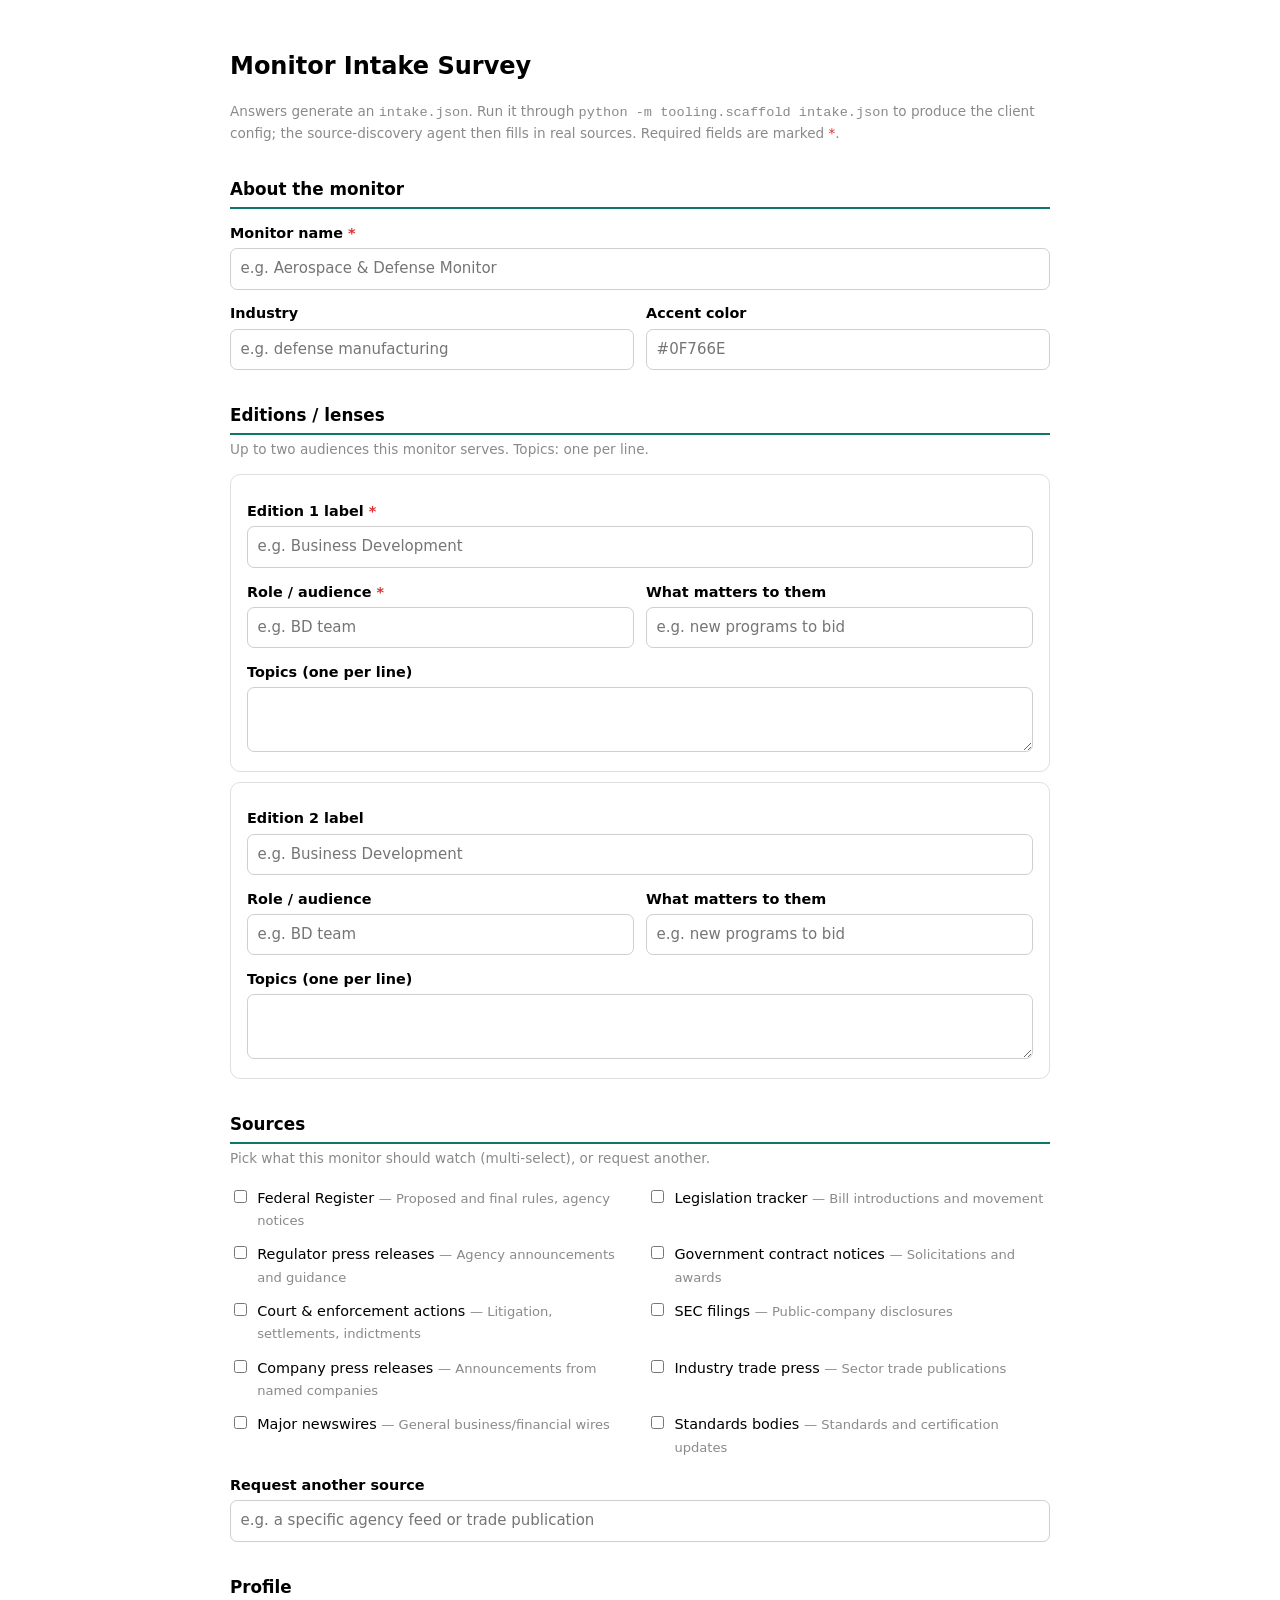
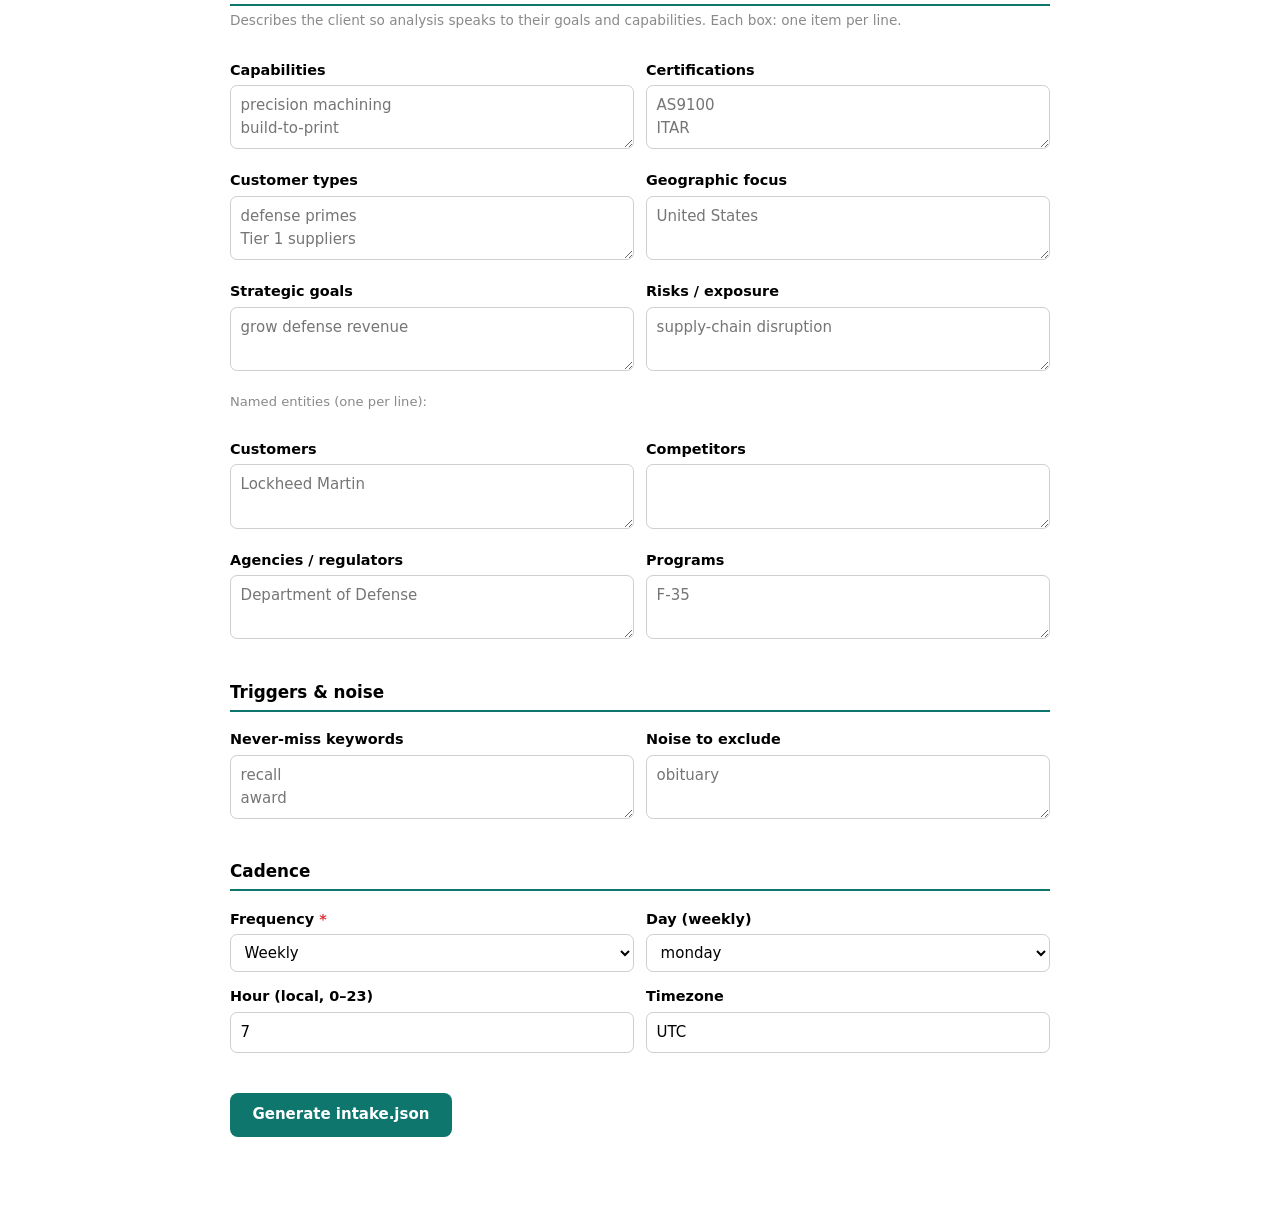
<file: docs/intake/survey.html>
<!doctype html>
<html lang="en">
<head>
  <meta charset="utf-8">
  <meta name="viewport" content="width=device-width, initial-scale=1">
  <title>Monitor Intake Survey</title>
  <style>
    :root { color-scheme: light dark; --accent: #0F766E; }
    body { font: 15px/1.55 system-ui, sans-serif; margin: 0; padding: 2rem 1.25rem 5rem;
           max-width: 820px; margin-inline: auto; }
    h1 { font-size: 1.5rem; }
    h2 { font-size: 1.05rem; margin: 2rem 0 .25rem; border-bottom: 2px solid var(--accent);
         padding-bottom: .3rem; }
    p.hint { color: #8a8a8a; margin: .15rem 0 .9rem; font-size: .85rem; }
    label { display: block; font-weight: 600; margin: .8rem 0 .25rem; font-size: .9rem; }
    input[type=text], input[type=number], textarea, select {
      width: 100%; box-sizing: border-box; padding: .5rem .6rem; border: 1px solid #8886;
      border-radius: 7px; font: inherit; background: transparent; color: inherit; }
    textarea { min-height: 3rem; resize: vertical; }
    .row { display: grid; grid-template-columns: 1fr 1fr; gap: .75rem; }
    .edition { border: 1px solid #8884; border-radius: 10px; padding: .75rem 1rem; margin: .6rem 0; }
    .sources { display: grid; grid-template-columns: 1fr 1fr; gap: .35rem .9rem; margin: .4rem 0; }
    .sources label { font-weight: 400; display: flex; gap: .45rem; align-items: baseline; margin: .2rem 0; }
    .req::after { content: " *"; color: #d33; }
    button { font: inherit; font-weight: 700; padding: .65rem 1.4rem; border: 0; border-radius: 8px;
             background: var(--accent); color: #fff; cursor: pointer; margin-top: 1.5rem; }
    button.secondary { background: #6b7280; }
    #errors { color: #d33; margin: 1rem 0; white-space: pre-line; font-weight: 600; }
    #output { margin-top: 1.5rem; }
    pre { background: #8881; padding: 1rem; border-radius: 8px; overflow: auto; max-height: 480px; font-size: .8rem; }
    .small { font-size: .82rem; color: #8a8a8a; }
  </style>
</head>
<body>
  <h1>Monitor Intake Survey</h1>
  <p class="hint">Answers generate an <code>intake.json</code>. Run it through
    <code>python -m tooling.scaffold intake.json</code> to produce the client config;
    the source-discovery agent then fills in real sources. Required fields are marked <span class="req"></span>.</p>

  <form id="survey">
    <h2>About the monitor</h2>
    <label class="req">Monitor name</label>
    <input type="text" name="monitor_name" placeholder="e.g. Aerospace & Defense Monitor">
    <div class="row">
      <div><label>Industry</label><input type="text" name="industry" placeholder="e.g. defense manufacturing"></div>
      <div><label>Accent color</label><input type="text" name="accent_color" placeholder="#0F766E"></div>
    </div>

    <h2>Editions / lenses</h2>
    <p class="hint">Up to two audiences this monitor serves. Topics: one per line.</p>
    <div id="editions"></div>

    <h2>Sources</h2>
    <p class="hint">Pick what this monitor should watch (multi-select), or request another.</p>
    <div class="sources" id="sources"></div>
    <label>Request another source</label>
    <input type="text" name="source_other" placeholder="e.g. a specific agency feed or trade publication">

    <h2>Profile</h2>
    <p class="hint">Describes the client so analysis speaks to their goals and capabilities.
      Each box: one item per line.</p>
    <div class="row">
      <div><label>Capabilities</label><textarea name="capabilities" placeholder="precision machining&#10;build-to-print"></textarea></div>
      <div><label>Certifications</label><textarea name="certifications" placeholder="AS9100&#10;ITAR"></textarea></div>
    </div>
    <div class="row">
      <div><label>Customer types</label><textarea name="customer_types" placeholder="defense primes&#10;Tier 1 suppliers"></textarea></div>
      <div><label>Geographic focus</label><textarea name="geographic_focus" placeholder="United States"></textarea></div>
    </div>
    <div class="row">
      <div><label>Strategic goals</label><textarea name="strategic_goals" placeholder="grow defense revenue"></textarea></div>
      <div><label>Risks / exposure</label><textarea name="risks" placeholder="supply-chain disruption"></textarea></div>
    </div>
    <p class="small">Named entities (one per line):</p>
    <div class="row">
      <div><label>Customers</label><textarea name="ne_customers" placeholder="Lockheed Martin"></textarea></div>
      <div><label>Competitors</label><textarea name="ne_competitors"></textarea></div>
    </div>
    <div class="row">
      <div><label>Agencies / regulators</label><textarea name="ne_agencies" placeholder="Department of Defense"></textarea></div>
      <div><label>Programs</label><textarea name="ne_programs" placeholder="F-35"></textarea></div>
    </div>

    <h2>Triggers & noise</h2>
    <div class="row">
      <div><label>Never-miss keywords</label><textarea name="must_not_miss" placeholder="recall&#10;award"></textarea></div>
      <div><label>Noise to exclude</label><textarea name="noise_to_exclude" placeholder="obituary"></textarea></div>
    </div>

    <h2>Cadence</h2>
    <div class="row">
      <div><label class="req">Frequency</label>
        <select name="frequency"><option value="weekly">Weekly</option><option value="weekdays">Weekdays</option><option value="daily">Daily</option></select></div>
      <div><label>Day (weekly)</label>
        <select name="day"><option>monday</option><option>tuesday</option><option>wednesday</option><option>thursday</option><option>friday</option></select></div>
    </div>
    <div class="row">
      <div><label>Hour (local, 0–23)</label><input type="number" name="hour_local" min="0" max="23" value="7"></div>
      <div><label>Timezone</label><input type="text" name="timezone" value="UTC"></div>
    </div>

    <div id="errors"></div>
    <button type="submit">Generate intake.json</button>
  </form>

  <div id="output" hidden>
    <h2>Generated intake.json</h2>
    <button class="secondary" id="download" type="button">Download intake.json</button>
    <pre id="preview"></pre>
  </div>

  <script src="survey.js"></script>
  <script>
    // ── Build the dynamic bits (editions, source checkboxes) ──
    const editionsEl = document.getElementById('editions');
    [1, 2].forEach((n) => {
      const d = document.createElement('div');
      d.className = 'edition';
      d.innerHTML =
        '<label' + (n === 1 ? ' class="req"' : '') + '>Edition ' + n + ' label</label>' +
        '<input type="text" data-ed="' + n + '" data-f="label" placeholder="e.g. Business Development">' +
        '<div class="row"><div><label' + (n === 1 ? ' class="req"' : '') + '>Role / audience</label>' +
        '<input type="text" data-ed="' + n + '" data-f="role" placeholder="e.g. BD team"></div>' +
        '<div><label>What matters to them</label>' +
        '<input type="text" data-ed="' + n + '" data-f="matters" placeholder="e.g. new programs to bid"></div></div>' +
        '<label>Topics (one per line)</label><textarea data-ed="' + n + '" data-f="topics"></textarea>';
      editionsEl.appendChild(d);
    });

    const sourcesEl = document.getElementById('sources');
    SurveyIntake.SOURCE_LIBRARY.forEach((s) => {
      const lab = document.createElement('label');
      lab.innerHTML = '<input type="checkbox" value="' + s.name + '"> <span>' + s.name +
        ' <span class="small">— ' + s.what + '</span></span>';
      sourcesEl.appendChild(lab);
    });

    function collectAnswers() {
      const f = document.getElementById('survey');
      const val = (name) => (f.querySelector('[name="' + name + '"]') || {}).value || '';
      const ed = (n, field) => (f.querySelector('[data-ed="' + n + '"][data-f="' + field + '"]') || {}).value || '';
      const editions = [1, 2].map((n) => ({
        label: ed(n, 'label'), role: ed(n, 'role'), matters: ed(n, 'matters'), topics: ed(n, 'topics'),
      })).filter((e) => e.label.trim());
      const sources = Array.from(sourcesEl.querySelectorAll('input:checked')).map((c) => c.value);
      return {
        monitor_name: val('monitor_name'), accent_color: val('accent_color'), industry: val('industry'),
        editions, sources, source_other: val('source_other'),
        profile: {
          capabilities: val('capabilities'), certifications: val('certifications'),
          customer_types: val('customer_types'), geographic_focus: val('geographic_focus'),
          strategic_goals: val('strategic_goals'), risks: val('risks'),
          named_entities: {
            customers: val('ne_customers'), competitors: val('ne_competitors'),
            agencies: val('ne_agencies'), programs: val('ne_programs'),
          },
        },
        must_not_miss: val('must_not_miss'), noise_to_exclude: val('noise_to_exclude'),
        cadence: { frequency: val('frequency'), day: val('day'), hour_local: val('hour_local'), timezone: val('timezone') },
      };
    }

    let lastJson = '';
    document.getElementById('survey').addEventListener('submit', (e) => {
      e.preventDefault();
      const answers = collectAnswers();
      const errors = SurveyIntake.validateAnswers(answers);
      const errEl = document.getElementById('errors');
      const out = document.getElementById('output');
      if (errors.length) {
        errEl.textContent = errors.join('\n');
        out.hidden = true;
        return;
      }
      errEl.textContent = '';
      lastJson = JSON.stringify(SurveyIntake.surveyToIntake(answers), null, 2);
      document.getElementById('preview').textContent = lastJson;
      out.hidden = false;
      out.scrollIntoView({ behavior: 'smooth' });
    });

    document.getElementById('download').addEventListener('click', () => {
      const blob = new Blob([lastJson], { type: 'application/json' });
      const url = URL.createObjectURL(blob);
      const a = document.createElement('a');
      a.href = url; a.download = 'intake.json'; a.click();
      URL.revokeObjectURL(url);
    });
  </script>
</body>
</html>
</file>
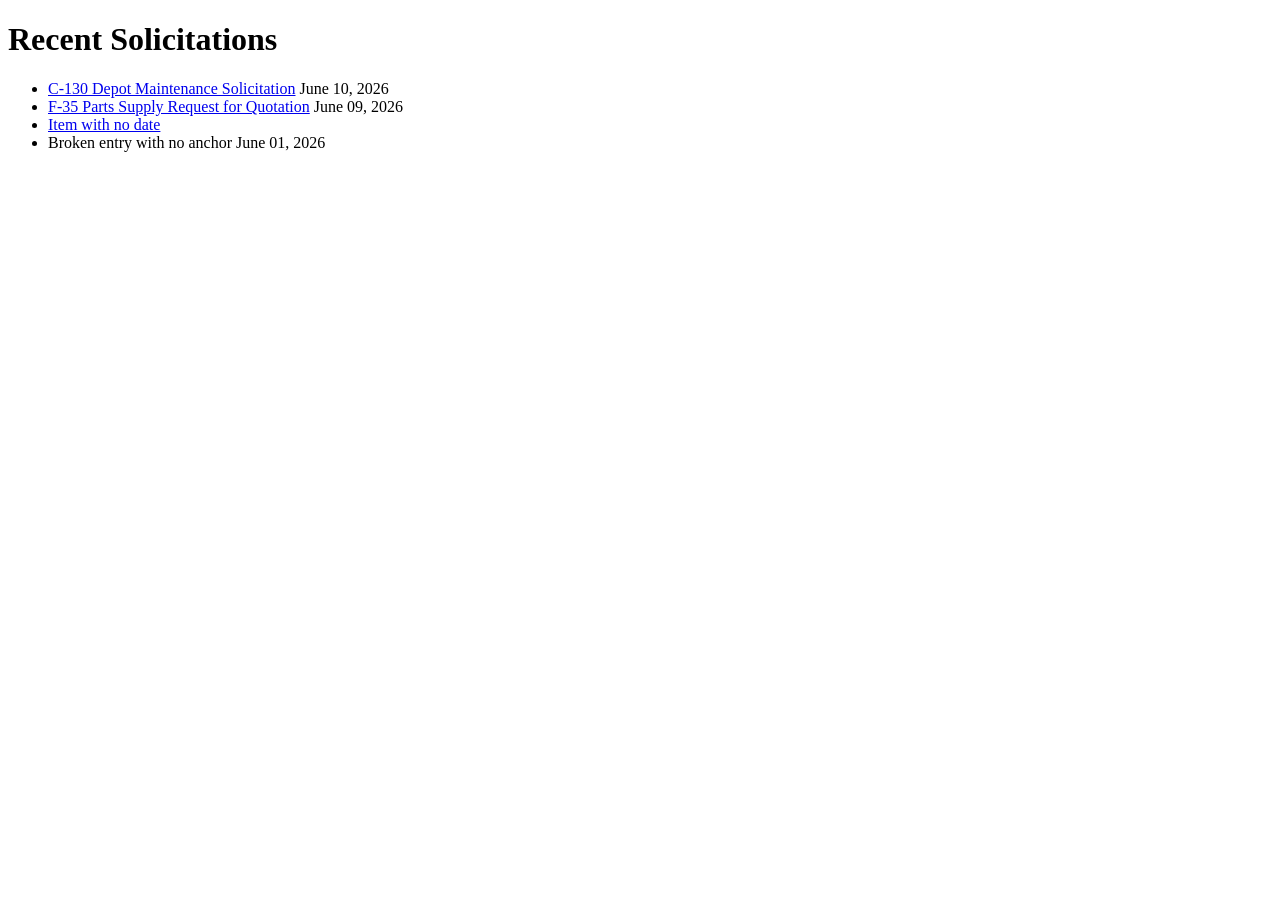
<file: tests/fixtures/sample_html.html>
<!DOCTYPE html>
<html lang="en">
<head><meta charset="UTF-8"><title>Solicitations</title></head>
<body>
  <h1>Recent Solicitations</h1>
  <ul class="news-list">
    <li>
      <a href="/solicitations/sol-001">C-130 Depot Maintenance Solicitation</a>
      <span class="date">June 10, 2026</span>
    </li>
    <li>
      <a href="/solicitations/sol-002">F-35 Parts Supply Request for Quotation</a>
      <span class="date">June 09, 2026</span>
    </li>
    <li>
      <a href="/solicitations/sol-003">Item with no date</a>
    </li>
    <li>
      <!-- malformed: no link, should be skipped -->
      <span>Broken entry with no anchor</span>
      <span class="date">June 01, 2026</span>
    </li>
  </ul>
</body>
</html>
</file>
